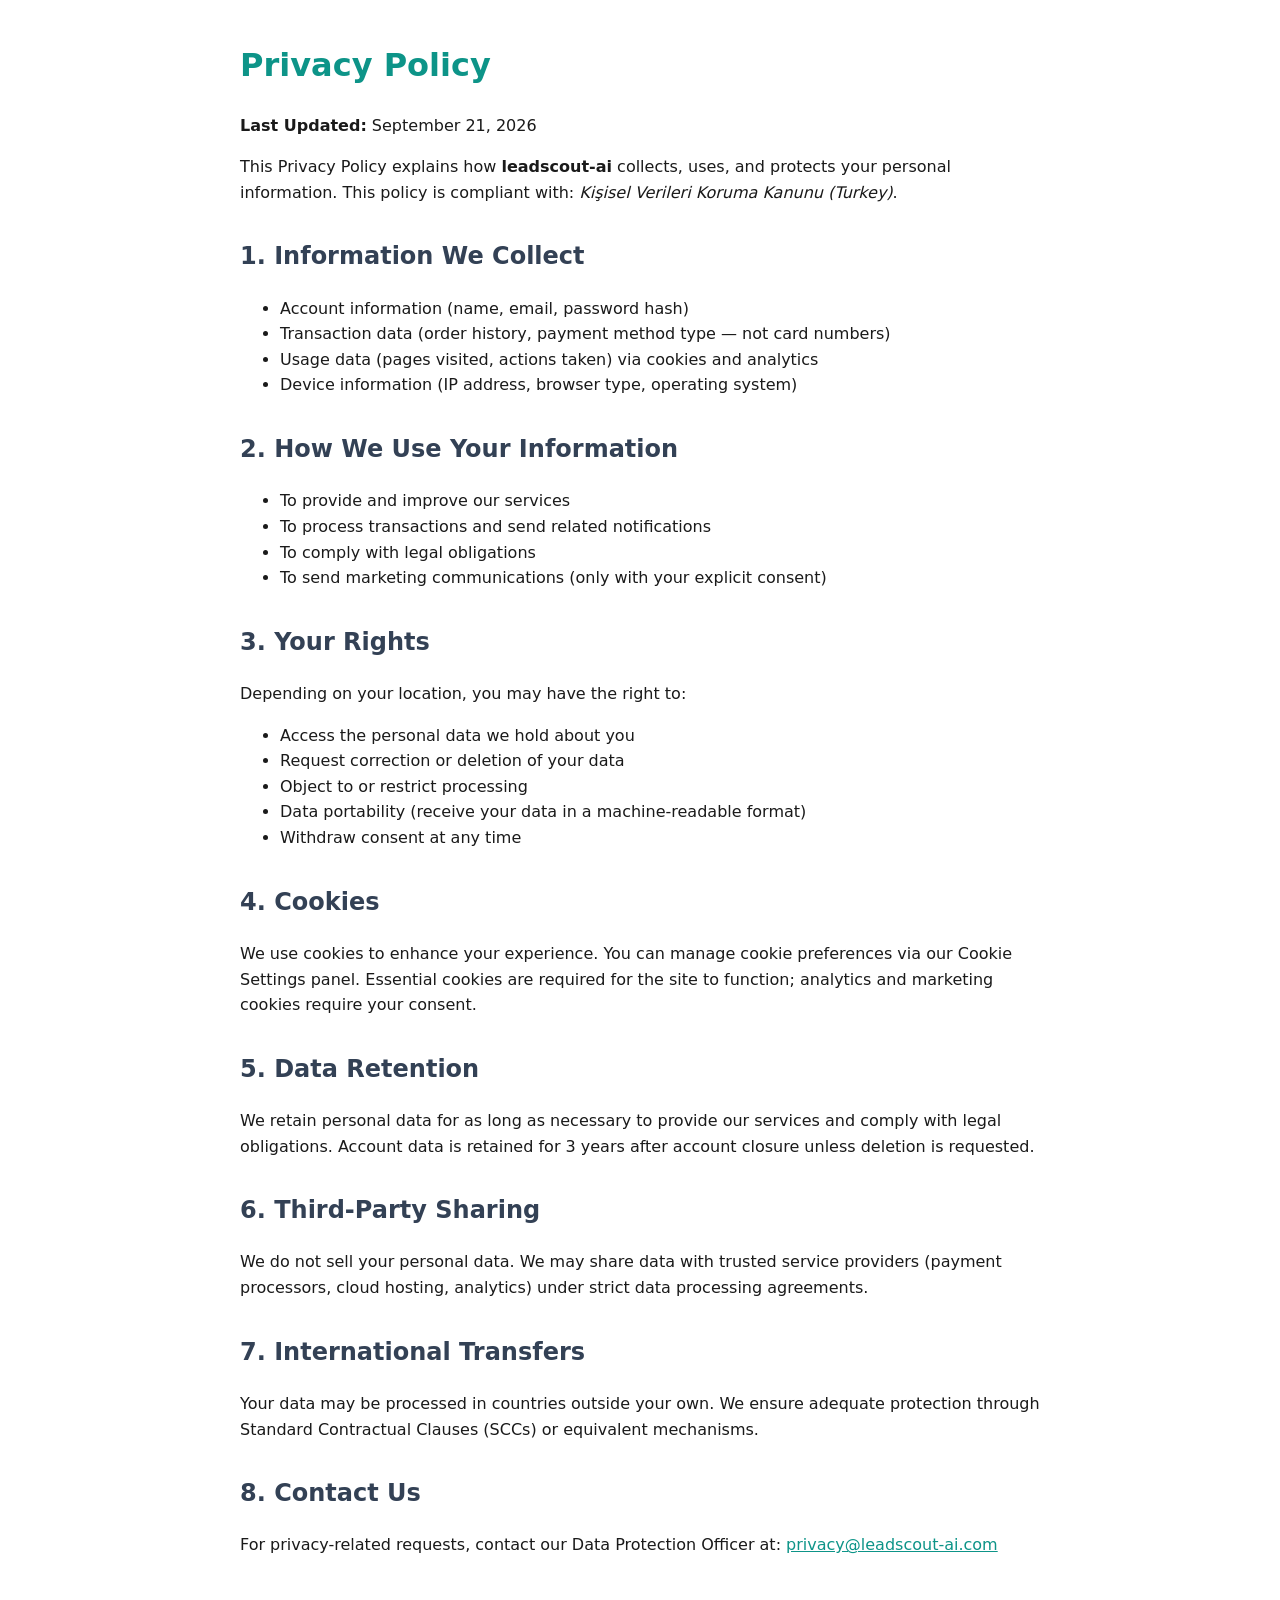
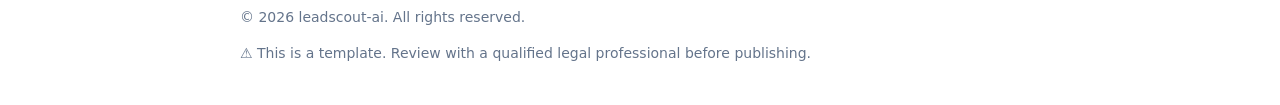
<file: privacy-policy.html>
<!doctype html>
<html lang="en">
  <head>
    <meta charset="UTF-8" />
    <meta name="viewport" content="width=device-width, initial-scale=1.0" />
    <title>Privacy Policy — leadscout-ai</title>
    <style>
      body {
        font-family: system-ui, sans-serif;
        max-width: 800px;
        margin: 40px auto;
        padding: 0 20px;
        line-height: 1.6;
        color: #1a1a1a;
      }
      h1 {
        color: #0d9488;
      }
      h2 {
        color: #334155;
        margin-top: 2rem;
      }
      a {
        color: #0d9488;
      }
      footer {
        margin-top: 3rem;
        color: #64748b;
        font-size: 0.875rem;
      }
    </style>
  </head>
  <body>
    <h1>Privacy Policy</h1>
    <p><strong>Last Updated:</strong> September 21, 2026</p>
    <p>
      This Privacy Policy explains how <strong>leadscout-ai</strong> collects, uses, and protects
      your personal information. This policy is compliant with:
      <em>Kişisel Verileri Koruma Kanunu (Turkey)</em>.
    </p>

    <h2>1. Information We Collect</h2>
    <ul>
      <li>Account information (name, email, password hash)</li>
      <li>Transaction data (order history, payment method type — not card numbers)</li>
      <li>Usage data (pages visited, actions taken) via cookies and analytics</li>
      <li>Device information (IP address, browser type, operating system)</li>
    </ul>

    <h2>2. How We Use Your Information</h2>
    <ul>
      <li>To provide and improve our services</li>
      <li>To process transactions and send related notifications</li>
      <li>To comply with legal obligations</li>
      <li>To send marketing communications (only with your explicit consent)</li>
    </ul>

    <h2>3. Your Rights</h2>
    <p>Depending on your location, you may have the right to:</p>
    <ul>
      <li>Access the personal data we hold about you</li>
      <li>Request correction or deletion of your data</li>
      <li>Object to or restrict processing</li>
      <li>Data portability (receive your data in a machine-readable format)</li>
      <li>Withdraw consent at any time</li>
    </ul>

    <h2>4. Cookies</h2>
    <p>
      We use cookies to enhance your experience. You can manage cookie preferences via our Cookie
      Settings panel. Essential cookies are required for the site to function; analytics and
      marketing cookies require your consent.
    </p>

    <h2>5. Data Retention</h2>
    <p>
      We retain personal data for as long as necessary to provide our services and comply with legal
      obligations. Account data is retained for 3 years after account closure unless deletion is
      requested.
    </p>

    <h2>6. Third-Party Sharing</h2>
    <p>
      We do not sell your personal data. We may share data with trusted service providers (payment
      processors, cloud hosting, analytics) under strict data processing agreements.
    </p>

    <h2>7. International Transfers</h2>
    <p>
      Your data may be processed in countries outside your own. We ensure adequate protection
      through Standard Contractual Clauses (SCCs) or equivalent mechanisms.
    </p>

    <h2>8. Contact Us</h2>
    <p>
      For privacy-related requests, contact our Data Protection Officer at:
      <a href="mailto:privacy@leadscout-ai.com"> privacy@leadscout-ai.com </a>
    </p>

    <footer>
      <p>© 2026 leadscout-ai. All rights reserved.</p>
      <p>⚠️ This is a template. Review with a qualified legal professional before publishing.</p>
    </footer>
  </body>
</html>
</file>
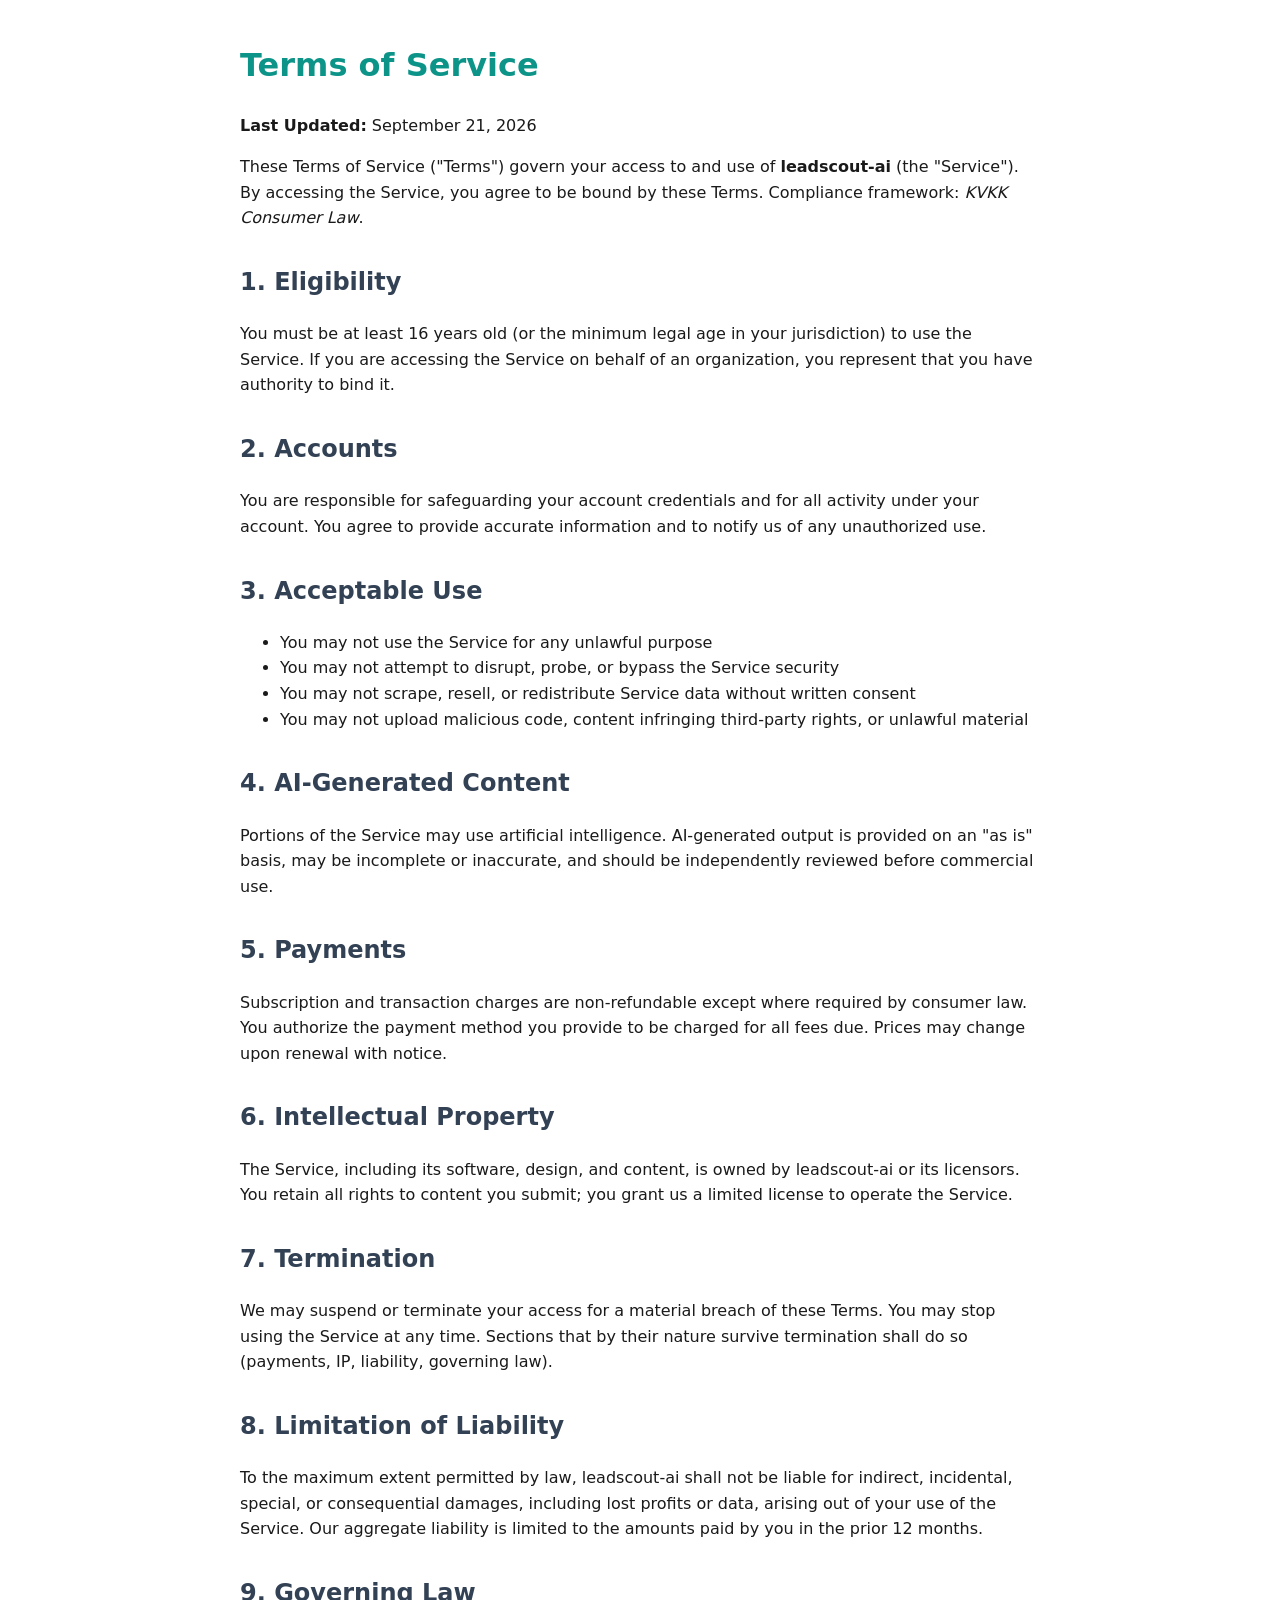
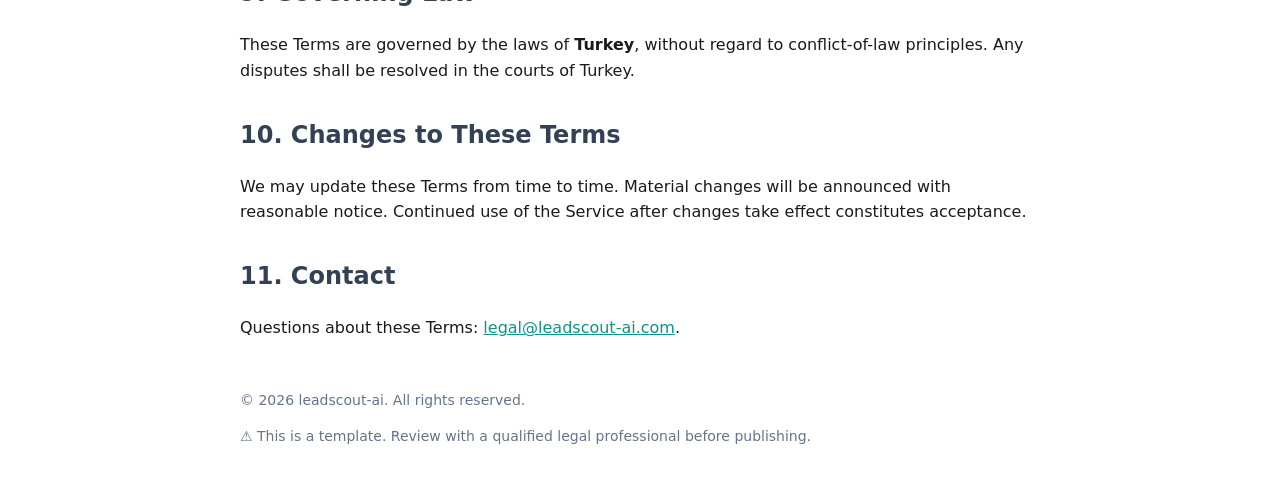
<file: terms-of-service.html>
<!doctype html>
<html lang="en">
  <head>
    <meta charset="UTF-8" />
    <meta name="viewport" content="width=device-width, initial-scale=1.0" />
    <title>Terms of Service — leadscout-ai</title>
    <style>
      body {
        font-family: system-ui, sans-serif;
        max-width: 800px;
        margin: 40px auto;
        padding: 0 20px;
        line-height: 1.6;
        color: #1a1a1a;
      }
      h1 {
        color: #0d9488;
      }
      h2 {
        color: #334155;
        margin-top: 2rem;
      }
      a {
        color: #0d9488;
      }
      footer {
        margin-top: 3rem;
        color: #64748b;
        font-size: 0.875rem;
      }
    </style>
  </head>
  <body>
    <h1>Terms of Service</h1>
    <p><strong>Last Updated:</strong> September 21, 2026</p>
    <p>
      These Terms of Service ("Terms") govern your access to and use of
      <strong>leadscout-ai</strong> (the "Service"). By accessing the Service, you agree to be bound
      by these Terms. Compliance framework: <em>KVKK Consumer Law</em>.
    </p>

    <h2>1. Eligibility</h2>
    <p>
      You must be at least 16 years old (or the minimum legal age in your jurisdiction) to use the
      Service. If you are accessing the Service on behalf of an organization, you represent that you
      have authority to bind it.
    </p>

    <h2>2. Accounts</h2>
    <p>
      You are responsible for safeguarding your account credentials and for all activity under your
      account. You agree to provide accurate information and to notify us of any unauthorized use.
    </p>

    <h2>3. Acceptable Use</h2>
    <ul>
      <li>You may not use the Service for any unlawful purpose</li>
      <li>You may not attempt to disrupt, probe, or bypass the Service security</li>
      <li>You may not scrape, resell, or redistribute Service data without written consent</li>
      <li>
        You may not upload malicious code, content infringing third-party rights, or unlawful
        material
      </li>
    </ul>

    <h2>4. AI-Generated Content</h2>
    <p>
      Portions of the Service may use artificial intelligence. AI-generated output is provided on an
      "as is" basis, may be incomplete or inaccurate, and should be independently reviewed before
      commercial use.
    </p>

    <h2>5. Payments</h2>
    <p>
      Subscription and transaction charges are non-refundable except where required by consumer law.
      You authorize the payment method you provide to be charged for all fees due. Prices may change
      upon renewal with notice.
    </p>

    <h2>6. Intellectual Property</h2>
    <p>
      The Service, including its software, design, and content, is owned by leadscout-ai or its
      licensors. You retain all rights to content you submit; you grant us a limited license to
      operate the Service.
    </p>

    <h2>7. Termination</h2>
    <p>
      We may suspend or terminate your access for a material breach of these Terms. You may stop
      using the Service at any time. Sections that by their nature survive termination shall do so
      (payments, IP, liability, governing law).
    </p>

    <h2>8. Limitation of Liability</h2>
    <p>
      To the maximum extent permitted by law, leadscout-ai shall not be liable for indirect,
      incidental, special, or consequential damages, including lost profits or data, arising out of
      your use of the Service. Our aggregate liability is limited to the amounts paid by you in the
      prior 12 months.
    </p>

    <h2>9. Governing Law</h2>
    <p>
      These Terms are governed by the laws of <strong>Turkey</strong>, without regard to
      conflict-of-law principles. Any disputes shall be resolved in the courts of Turkey.
    </p>

    <h2>10. Changes to These Terms</h2>
    <p>
      We may update these Terms from time to time. Material changes will be announced with
      reasonable notice. Continued use of the Service after changes take effect constitutes
      acceptance.
    </p>

    <h2>11. Contact</h2>
    <p>
      Questions about these Terms:
      <a href="mailto:legal@leadscout-ai.com">legal@leadscout-ai.com</a>.
    </p>

    <footer>
      <p>© 2026 leadscout-ai. All rights reserved.</p>
      <p>⚠️ This is a template. Review with a qualified legal professional before publishing.</p>
    </footer>
  </body>
</html>
</file>
